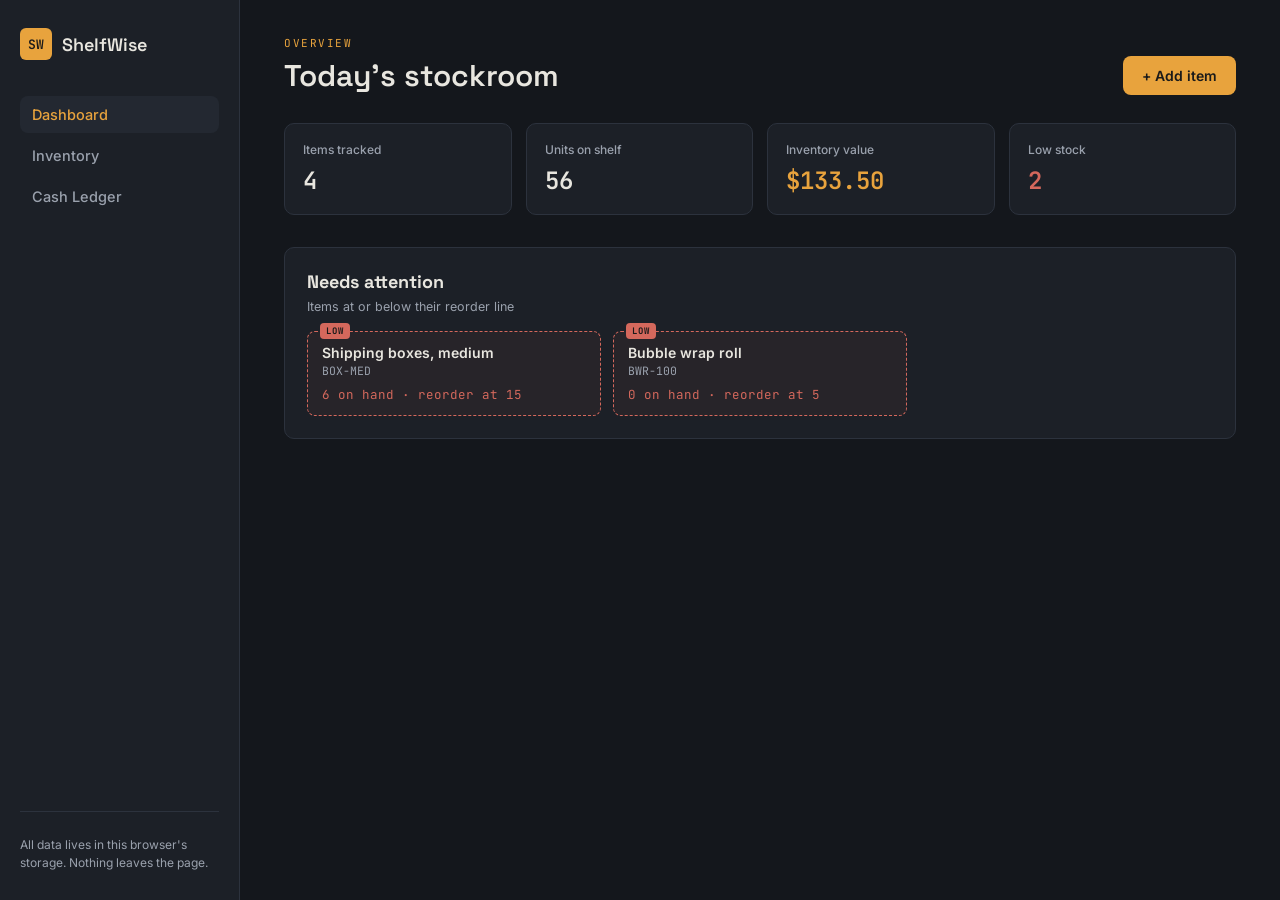
<file: index.html>
<!DOCTYPE html>
<html lang="en">
<head>
<meta charset="UTF-8">
<meta name="viewport" content="width=device-width, initial-scale=1.0">
<title>ShelfWise — Inventory & Cash Tracker</title>
<link rel="preconnect" href="https://fonts.googleapis.com">
<link href="https://fonts.googleapis.com/css2?family=Space+Grotesk:wght@400;500;600;700&family=Inter:wght@400;500;600&family=JetBrains+Mono:wght@400;500;600&display=swap" rel="stylesheet">
<link rel="stylesheet" href="assets/style.css">
</head>
<body>

<div class="app">

  <!-- Sidebar -->
  <aside class="sidebar">
    <div class="brand">
      <span class="brand-mark">SW</span>
      <span class="brand-name">ShelfWise</span>
    </div>
    <nav class="nav">
      <button class="nav-item is-active" data-view="dashboard">Dashboard</button>
      <button class="nav-item" data-view="inventory">Inventory</button>
      <button class="nav-item" data-view="ledger">Cash Ledger</button>
    </nav>
    <div class="sidebar-foot">
      <p>All data lives in this browser's storage. Nothing leaves the page.</p>
    </div>
  </aside>

  <!-- Main -->
  <main class="main">

    <!-- DASHBOARD -->
    <section class="view is-active" id="view-dashboard">
      <header class="view-head">
        <div>
          <p class="eyebrow">Overview</p>
          <h1>Today's stockroom</h1>
        </div>
        <button class="btn btn-primary" data-open-add>+ Add item</button>
      </header>

      <div class="stat-row">
        <div class="stat-card">
          <span class="stat-label">Items tracked</span>
          <span class="stat-value" id="stat-items">0</span>
        </div>
        <div class="stat-card">
          <span class="stat-label">Units on shelf</span>
          <span class="stat-value" id="stat-units">0</span>
        </div>
        <div class="stat-card stat-accent">
          <span class="stat-label">Inventory value</span>
          <span class="stat-value" id="stat-value">$0.00</span>
        </div>
        <div class="stat-card stat-danger">
          <span class="stat-label">Low stock</span>
          <span class="stat-value" id="stat-low">0</span>
        </div>
      </div>

      <div class="panel">
        <div class="panel-head">
          <h2>Needs attention</h2>
          <span class="panel-sub">Items at or below their reorder line</span>
        </div>
        <div id="low-stock-list" class="tag-grid"></div>
      </div>
    </section>

    <!-- INVENTORY -->
    <section class="view" id="view-inventory">
      <header class="view-head">
        <div>
          <p class="eyebrow">Stock</p>
          <h1>Inventory</h1>
        </div>
        <button class="btn btn-primary" data-open-add>+ Add item</button>
      </header>

      <div class="toolbar">
        <input type="text" id="search" placeholder="Search by name or SKU…">
        <select id="filter-status">
          <option value="all">All statuses</option>
          <option value="ok">In stock</option>
          <option value="low">Low stock</option>
          <option value="out">Out of stock</option>
        </select>
      </div>

      <div class="table-wrap">
        <table class="table">
          <thead>
            <tr>
              <th>Item</th>
              <th>SKU</th>
              <th>Qty</th>
              <th>Reorder at</th>
              <th>Unit cost</th>
              <th>Value</th>
              <th>Status</th>
              <th></th>
            </tr>
          </thead>
          <tbody id="inventory-body"></tbody>
        </table>
        <p class="empty-state" id="inventory-empty">No items yet. Add your first one to start tracking stock.</p>
      </div>
    </section>

    <!-- CASH LEDGER -->
    <section class="view" id="view-ledger">
      <header class="view-head">
        <div>
          <p class="eyebrow">Cash</p>
          <h1>Cash ledger</h1>
        </div>
        <button class="btn btn-primary" data-open-cash>+ Add entry</button>
      </header>

      <div class="stat-row">
        <div class="stat-card">
          <span class="stat-label">Cash in</span>
          <span class="stat-value" id="stat-in">$0.00</span>
        </div>
        <div class="stat-card">
          <span class="stat-label">Cash out</span>
          <span class="stat-value" id="stat-out">$0.00</span>
        </div>
        <div class="stat-card stat-accent">
          <span class="stat-label">Net balance</span>
          <span class="stat-value" id="stat-net">$0.00</span>
        </div>
      </div>

      <div class="table-wrap">
        <table class="table">
          <thead>
            <tr>
              <th>Date</th>
              <th>Description</th>
              <th>Type</th>
              <th>Amount</th>
              <th></th>
            </tr>
          </thead>
          <tbody id="ledger-body"></tbody>
        </table>
        <p class="empty-state" id="ledger-empty">No entries yet. Log your first cash movement.</p>
      </div>
    </section>

  </main>
</div>

<!-- Add item modal -->
<div class="modal-backdrop" id="modal-add">
  <form class="modal" id="form-add">
    <h2>Add inventory item</h2>
    <label>Item name
      <input type="text" id="f-name" required placeholder="e.g. Packing tape, 48mm">
    </label>
    <label>SKU
      <input type="text" id="f-sku" required placeholder="e.g. PKT-048">
    </label>
    <div class="field-row">
      <label>Quantity
        <input type="number" id="f-qty" min="0" required value="0">
      </label>
      <label>Reorder at
        <input type="number" id="f-reorder" min="0" required value="5">
      </label>
      <label>Unit cost ($)
        <input type="number" id="f-cost" min="0" step="0.01" required value="0">
      </label>
    </div>
    <div class="modal-actions">
      <button type="button" class="btn btn-ghost" data-close>Cancel</button>
      <button type="submit" class="btn btn-primary">Save item</button>
    </div>
  </form>
</div>

<!-- Cash entry modal -->
<div class="modal-backdrop" id="modal-cash">
  <form class="modal" id="form-cash">
    <h2>Add cash entry</h2>
    <label>Description
      <input type="text" id="c-desc" required placeholder="e.g. Stock purchase — supplier invoice">
    </label>
    <div class="field-row">
      <label>Type
        <select id="c-type">
          <option value="in">Cash in</option>
          <option value="out">Cash out</option>
        </select>
      </label>
      <label>Amount ($)
        <input type="number" id="c-amount" min="0" step="0.01" required value="0">
      </label>
    </div>
    <div class="modal-actions">
      <button type="button" class="btn btn-ghost" data-close>Cancel</button>
      <button type="submit" class="btn btn-primary">Save entry</button>
    </div>
  </form>
</div>

<script src="assets/script.js"></script>
</body>
</html>
</file>
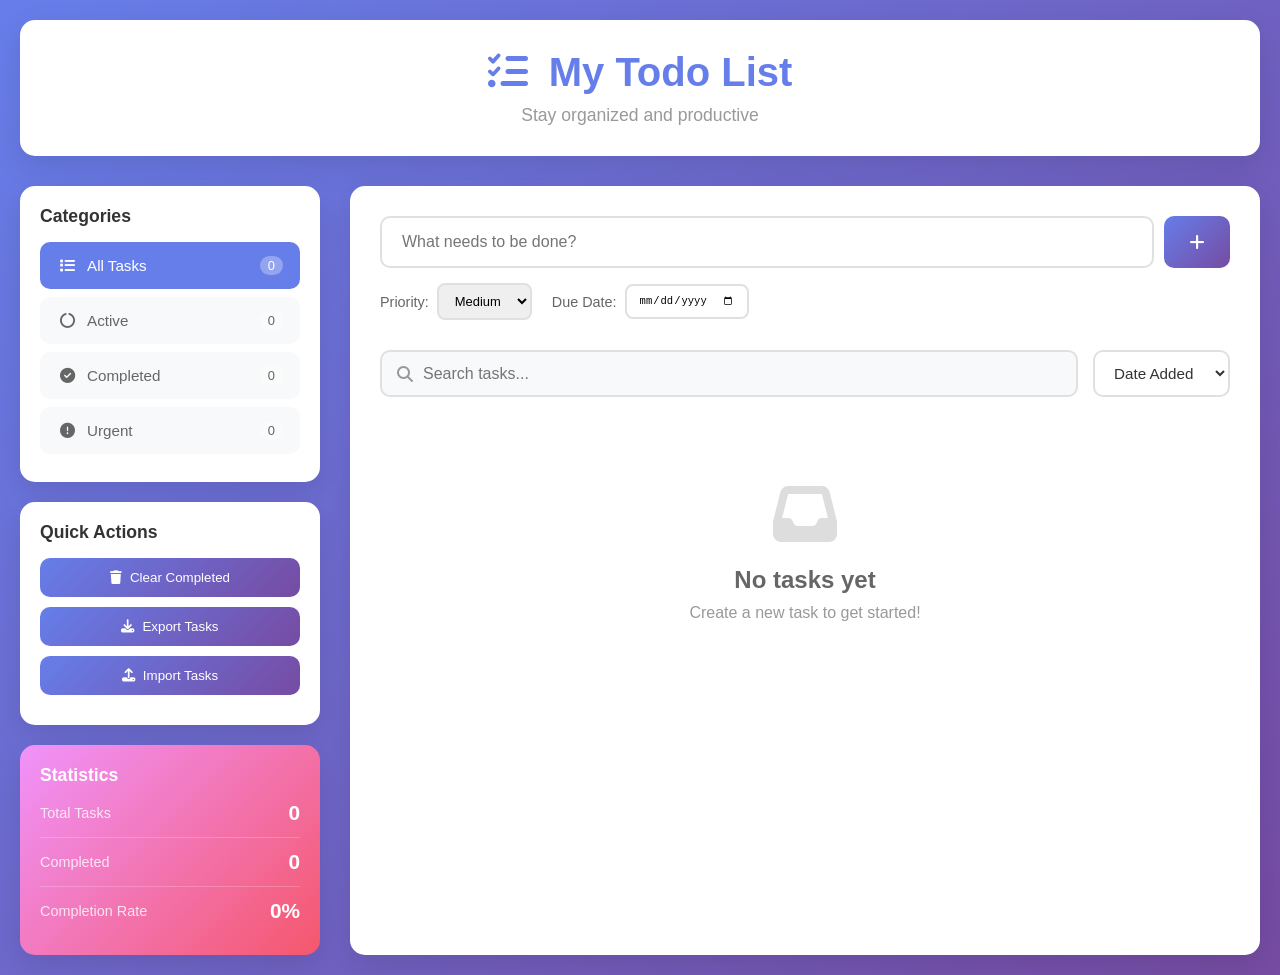
<file: todo-app/index.html>
<!DOCTYPE html>
<html lang="en">
<head>
    <meta charset="UTF-8">
    <meta name="viewport" content="width=device-width, initial-scale=1.0">
    <title>Todo List App - Manage Your Tasks</title>
    <link rel="stylesheet" href="https://cdnjs.cloudflare.com/ajax/libs/font-awesome/6.4.0/css/all.min.css">
    <link rel="stylesheet" href="style.css">
</head>
<body>
    <div class="container">
        <!-- Header -->
        <header class="header">
            <h1><i class="fas fa-tasks"></i> My Todo List</h1>
            <p class="subtitle">Stay organized and productive</p>
        </header>

        <!-- Main Content -->
        <main class="main-content">
            <!-- Sidebar -->
            <aside class="sidebar">
                <div class="sidebar-section">
                    <h3>Categories</h3>
                    <ul class="category-list">
                        <li>
                            <button class="category-btn active" data-category="all">
                                <i class="fas fa-list"></i> All Tasks
                                <span class="count" id="allCount">0</span>
                            </button>
                        </li>
                        <li>
                            <button class="category-btn" data-category="active">
                                <i class="fas fa-circle-notch"></i> Active
                                <span class="count" id="activeCount">0</span>
                            </button>
                        </li>
                        <li>
                            <button class="category-btn" data-category="completed">
                                <i class="fas fa-check-circle"></i> Completed
                                <span class="count" id="completedCount">0</span>
                            </button>
                        </li>
                        <li>
                            <button class="category-btn" data-category="urgent">
                                <i class="fas fa-exclamation-circle"></i> Urgent
                                <span class="count" id="urgentCount">0</span>
                            </button>
                        </li>
                    </ul>
                </div>

                <div class="sidebar-section">
                    <h3>Quick Actions</h3>
                    <button class="action-btn" id="clearCompletedBtn">
                        <i class="fas fa-trash"></i> Clear Completed
                    </button>
                    <button class="action-btn" id="exportBtn">
                        <i class="fas fa-download"></i> Export Tasks
                    </button>
                    <button class="action-btn" id="importBtn">
                        <i class="fas fa-upload"></i> Import Tasks
                    </button>
                    <input type="file" id="importFile" accept=".json" style="display: none;">
                </div>

                <div class="sidebar-section stats">
                    <h3>Statistics</h3>
                    <div class="stat-item">
                        <span class="stat-label">Total Tasks</span>
                        <span class="stat-value" id="totalTasks">0</span>
                    </div>
                    <div class="stat-item">
                        <span class="stat-label">Completed</span>
                        <span class="stat-value" id="completedTasks">0</span>
                    </div>
                    <div class="stat-item">
                        <span class="stat-label">Completion Rate</span>
                        <span class="stat-value" id="completionRate">0%</span>
                    </div>
                </div>
            </aside>

            <!-- Tasks Section -->
            <section class="tasks-section">
                <!-- Input Area -->
                <div class="input-area">
                    <div class="input-group">
                        <input 
                            type="text" 
                            id="todoInput" 
                            class="todo-input" 
                            placeholder="What needs to be done?"
                            autocomplete="off"
                        >
                        <button class="add-btn" id="addBtn">
                            <i class="fas fa-plus"></i>
                        </button>
                    </div>
                    <div class="input-options">
                        <label class="priority-label">
                            <span>Priority:</span>
                            <select id="prioritySelect" class="priority-select">
                                <option value="low">Low</option>
                                <option value="medium" selected>Medium</option>
                                <option value="high">High</option>
                            </select>
                        </label>
                        <label class="duedate-label">
                            <span>Due Date:</span>
                            <input type="date" id="dueDateInput" class="duedate-input">
                        </label>
                    </div>
                </div>

                <!-- Filter/Sort Area -->
                <div class="filter-area">
                    <div class="search-box">
                        <i class="fas fa-search"></i>
                        <input 
                            type="text" 
                            id="searchInput" 
                            class="search-input" 
                            placeholder="Search tasks..."
                            autocomplete="off"
                        >
                    </div>
                    <div class="sort-options">
                        <select id="sortSelect" class="sort-select">
                            <option value="date-added">Date Added</option>
                            <option value="priority">Priority</option>
                            <option value="due-date">Due Date</option>
                            <option value="alphabetical">Alphabetical</option>
                        </select>
                    </div>
                </div>

                <!-- Tasks List -->
                <div class="tasks-list" id="tasksList">
                    <!-- Tasks will be rendered here -->
                </div>

                <!-- Empty State -->
                <div class="empty-state" id="emptyState" style="display: none;">
                    <i class="fas fa-inbox"></i>
                    <h3>No tasks yet</h3>
                    <p>Create a new task to get started!</p>
                </div>
            </section>
        </main>
    </div>

    <!-- Toast Notification -->
    <div class="toast" id="toast"></div>

    <script src="storage.js"></script>
    <script src="app.js"></script>
</body>
</html>
</file>
<file: assets/style.css>
:root{
  --bg: #14171c;
  --surface: #1c2027;
  --surface-raised: #232831;
  --line: #2c323d;
  --text: #e8e6df;
  --text-dim: #9aa1ad;
  --amber: #e8a33d;
  --teal: #4a9c8b;
  --red: #d4685c;
  --mono: 'JetBrains Mono', monospace;
  --display: 'Space Grotesk', sans-serif;
  --body: 'Inter', sans-serif;
}

*{box-sizing:border-box;}
html,body{margin:0;padding:0;}
body{
  background:var(--bg);
  color:var(--text);
  font-family:var(--body);
  -webkit-font-smoothing:antialiased;
}

button, input, select{font-family:inherit;}

.app{
  display:grid;
  grid-template-columns:240px 1fr;
  min-height:100vh;
}

/* SIDEBAR */
.sidebar{
  background:var(--surface);
  border-right:1px solid var(--line);
  padding:28px 20px;
  display:flex;
  flex-direction:column;
}
.brand{
  display:flex;
  align-items:center;
  gap:10px;
  margin-bottom:36px;
}
.brand-mark{
  font-family:var(--mono);
  font-weight:600;
  font-size:13px;
  background:var(--amber);
  color:#1a1a1a;
  width:32px;height:32px;
  display:flex;align-items:center;justify-content:center;
  border-radius:6px;
  letter-spacing:0.5px;
}
.brand-name{
  font-family:var(--display);
  font-weight:600;
  font-size:18px;
}
.nav{display:flex;flex-direction:column;gap:4px;}
.nav-item{
  text-align:left;
  background:none;
  border:none;
  color:var(--text-dim);
  font-size:14.5px;
  font-weight:500;
  padding:10px 12px;
  border-radius:8px;
  cursor:pointer;
  transition:background .15s, color .15s;
}
.nav-item:hover{background:var(--surface-raised);color:var(--text);}
.nav-item.is-active{background:var(--surface-raised);color:var(--amber);}
.sidebar-foot{
  margin-top:auto;
  padding-top:24px;
  border-top:1px solid var(--line);
}
.sidebar-foot p{
  font-size:12px;
  color:var(--text-dim);
  line-height:1.5;
  margin:0;
}

/* MAIN */
.main{padding:36px 44px;max-width:1100px;}
.view{display:none;}
.view.is-active{display:block;}

.view-head{
  display:flex;
  justify-content:space-between;
  align-items:flex-end;
  margin-bottom:28px;
}
.eyebrow{
  font-family:var(--mono);
  text-transform:uppercase;
  letter-spacing:1.5px;
  font-size:11px;
  color:var(--amber);
  margin:0 0 6px;
}
.view-head h1{
  font-family:var(--display);
  font-size:30px;
  font-weight:600;
  margin:0;
}

/* BUTTONS */
.btn{
  font-size:14px;
  font-weight:600;
  padding:10px 18px;
  border-radius:8px;
  border:1px solid transparent;
  cursor:pointer;
  transition:transform .1s, opacity .15s;
}
.btn:active{transform:scale(0.97);}
.btn-primary{
  background:var(--amber);
  color:#1a1a1a;
}
.btn-primary:hover{opacity:0.9;}
.btn-ghost{
  background:none;
  border:1px solid var(--line);
  color:var(--text);
}
.btn-ghost:hover{background:var(--surface-raised);}
.btn-icon{
  background:none;
  border:none;
  color:var(--text-dim);
  cursor:pointer;
  font-size:13px;
  padding:4px 8px;
}
.btn-icon:hover{color:var(--red);}

/* STATS */
.stat-row{
  display:grid;
  grid-template-columns:repeat(4,1fr);
  gap:14px;
  margin-bottom:32px;
}
.stat-card{
  background:var(--surface);
  border:1px solid var(--line);
  border-radius:10px;
  padding:18px 18px;
  display:flex;
  flex-direction:column;
  gap:8px;
}
.stat-label{
  font-size:12px;
  color:var(--text-dim);
  font-weight:500;
}
.stat-value{
  font-family:var(--mono);
  font-size:24px;
  font-weight:600;
}
.stat-accent .stat-value{color:var(--amber);}
.stat-danger .stat-value{color:var(--red);}

/* PANEL */
.panel{
  background:var(--surface);
  border:1px solid var(--line);
  border-radius:10px;
  padding:22px;
}
.panel-head h2{
  font-family:var(--display);
  font-size:18px;
  margin:0 0 2px;
}
.panel-sub{font-size:12.5px;color:var(--text-dim);}

/* SHELF TAGS (signature element) */
.tag-grid{
  display:grid;
  grid-template-columns:repeat(auto-fill,minmax(220px,1fr));
  gap:12px;
  margin-top:16px;
}
.shelf-tag{
  border:1px dashed var(--red);
  border-radius:8px;
  padding:12px 14px;
  background:rgba(212,104,92,0.06);
  position:relative;
}
.shelf-tag::before{
  content:"LOW";
  position:absolute;
  top:-9px;left:12px;
  background:var(--red);
  color:#1a1a1a;
  font-family:var(--mono);
  font-size:9px;
  font-weight:700;
  letter-spacing:1px;
  padding:2px 6px;
  border-radius:4px;
}
.shelf-tag .tag-name{font-weight:600;font-size:14px;margin-bottom:2px;}
.shelf-tag .tag-sku{font-family:var(--mono);font-size:11.5px;color:var(--text-dim);}
.shelf-tag .tag-qty{font-family:var(--mono);font-size:12.5px;margin-top:8px;color:var(--red);}
.empty-tag{color:var(--text-dim);font-size:13.5px;padding:8px 2px;}

/* TOOLBAR */
.toolbar{
  display:flex;
  gap:10px;
  margin-bottom:16px;
}
.toolbar input, .toolbar select{
  background:var(--surface);
  border:1px solid var(--line);
  color:var(--text);
  padding:10px 14px;
  border-radius:8px;
  font-size:13.5px;
}
.toolbar input{flex:1;}
.toolbar input:focus, .toolbar select:focus, input:focus, select:focus{
  outline:2px solid var(--amber);
  outline-offset:1px;
}

/* TABLE */
.table-wrap{
  background:var(--surface);
  border:1px solid var(--line);
  border-radius:10px;
  overflow:hidden;
}
.table{width:100%;border-collapse:collapse;}
.table th{
  text-align:left;
  font-size:11px;
  text-transform:uppercase;
  letter-spacing:0.8px;
  color:var(--text-dim);
  font-weight:600;
  padding:14px 16px;
  border-bottom:1px solid var(--line);
}
.table td{
  padding:14px 16px;
  font-size:14px;
  border-bottom:1px solid var(--line);
}
.table tr:last-child td{border-bottom:none;}
.table td.mono, .table .mono{font-family:var(--mono);font-size:13px;}

.status-pill{
  font-family:var(--mono);
  font-size:11px;
  font-weight:600;
  padding:3px 9px;
  border-radius:20px;
  display:inline-block;
  letter-spacing:0.3px;
}
.status-ok{background:rgba(74,156,139,0.15);color:var(--teal);}
.status-low{background:rgba(232,163,61,0.15);color:var(--amber);}
.status-out{background:rgba(212,104,92,0.15);color:var(--red);}

.empty-state{
  text-align:center;
  color:var(--text-dim);
  font-size:13.5px;
  padding:32px;
  display:none;
}

/* MODAL */
.modal-backdrop{
  display:none;
  position:fixed;
  inset:0;
  background:rgba(10,12,15,0.6);
  align-items:center;
  justify-content:center;
  z-index:50;
}
.modal-backdrop.is-open{display:flex;}
.modal{
  background:var(--surface-raised);
  border:1px solid var(--line);
  border-radius:12px;
  padding:26px;
  width:380px;
  max-width:90vw;
  display:flex;
  flex-direction:column;
  gap:14px;
}
.modal h2{
  font-family:var(--display);
  font-size:18px;
  margin:0 0 4px;
}
.modal label{
  display:flex;
  flex-direction:column;
  gap:6px;
  font-size:12.5px;
  color:var(--text-dim);
  font-weight:500;
}
.modal input, .modal select{
  background:var(--bg);
  border:1px solid var(--line);
  color:var(--text);
  padding:10px 12px;
  border-radius:7px;
  font-size:14px;
}
.field-row{display:grid;grid-template-columns:1fr 1fr 1fr;gap:10px;}
.modal-actions{
  display:flex;
  justify-content:flex-end;
  gap:10px;
  margin-top:6px;
}

/* RESPONSIVE */
@media (max-width: 820px){
  .app{grid-template-columns:1fr;}
  .sidebar{
    flex-direction:row;
    align-items:center;
    padding:16px 20px;
    position:sticky;top:0;z-index:10;
  }
  .sidebar-foot{display:none;}
  .nav{flex-direction:row;}
  .main{padding:24px 20px;}
  .stat-row{grid-template-columns:repeat(2,1fr);}
  .field-row{grid-template-columns:1fr;}
}

@media (prefers-reduced-motion: reduce){
  *{transition:none !important;}
}
</file>
<file: todo-app/style.css>
/* CSS Styles for Todo List App */

* {
    margin: 0;
    padding: 0;
    box-sizing: border-box;
}

body {
    font-family: 'Segoe UI', Tahoma, Geneva, Verdana, sans-serif;
    background: linear-gradient(135deg, #667eea 0%, #764ba2 100%);
    min-height: 100vh;
    color: #333;
}

.container {
    max-width: 1400px;
    margin: 0 auto;
    padding: 20px;
}

/* Header */
.header {
    background: white;
    border-radius: 15px;
    padding: 30px;
    margin-bottom: 30px;
    box-shadow: 0 10px 30px rgba(0, 0, 0, 0.1);
    text-align: center;
    animation: slideDown 0.6s ease;
}

.header h1 {
    font-size: 2.5em;
    color: #667eea;
    margin-bottom: 10px;
}

.header i {
    margin-right: 10px;
}

.subtitle {
    color: #999;
    font-size: 1.1em;
}

/* Main Content */
.main-content {
    display: grid;
    grid-template-columns: 300px 1fr;
    gap: 30px;
    animation: slideUp 0.6s ease 0.2s both;
}

/* Sidebar */
.sidebar {
    display: flex;
    flex-direction: column;
    gap: 20px;
}

.sidebar-section {
    background: white;
    border-radius: 15px;
    padding: 20px;
    box-shadow: 0 10px 30px rgba(0, 0, 0, 0.1);
}

.sidebar-section h3 {
    color: #333;
    margin-bottom: 15px;
    font-size: 1.1em;
    display: flex;
    align-items: center;
    gap: 10px;
}

.category-list {
    list-style: none;
}

.category-btn {
    display: flex;
    align-items: center;
    gap: 10px;
    width: 100%;
    padding: 12px 15px;
    margin-bottom: 8px;
    border: 2px solid transparent;
    background: #f8f9fa;
    border-radius: 10px;
    cursor: pointer;
    transition: all 0.3s ease;
    color: #666;
    font-size: 0.95em;
    font-weight: 500;
}

.category-btn:hover {
    background: #e8eaf6;
    color: #667eea;
}

.category-btn.active {
    background: #667eea;
    color: white;
    border-color: #667eea;
}

.category-btn i {
    width: 20px;
    text-align: center;
}

.category-btn .count {
    margin-left: auto;
    background: rgba(255, 255, 255, 0.3);
    padding: 2px 8px;
    border-radius: 20px;
    font-size: 0.85em;
}

.action-btn {
    display: flex;
    align-items: center;
    justify-content: center;
    gap: 8px;
    width: 100%;
    padding: 12px 15px;
    margin-bottom: 10px;
    border: none;
    background: linear-gradient(135deg, #667eea 0%, #764ba2 100%);
    color: white;
    border-radius: 10px;
    cursor: pointer;
    transition: all 0.3s ease;
    font-weight: 500;
}

.action-btn:hover {
    transform: translateY(-2px);
    box-shadow: 0 8px 16px rgba(102, 126, 234, 0.4);
}

.stats {
    background: linear-gradient(135deg, #f093fb 0%, #f5576c 100%);
}

.stats h3 {
    color: white;
}

.stat-item {
    display: flex;
    justify-content: space-between;
    align-items: center;
    margin-bottom: 12px;
    padding-bottom: 12px;
    border-bottom: 1px solid rgba(255, 255, 255, 0.2);
}

.stat-item:last-child {
    border-bottom: none;
    margin-bottom: 0;
}

.stat-label {
    color: rgba(255, 255, 255, 0.8);
    font-size: 0.9em;
}

.stat-value {
    color: white;
    font-weight: bold;
    font-size: 1.3em;
}

/* Tasks Section */
.tasks-section {
    background: white;
    border-radius: 15px;
    padding: 30px;
    box-shadow: 0 10px 30px rgba(0, 0, 0, 0.1);
}

/* Input Area */
.input-area {
    margin-bottom: 30px;
}

.input-group {
    display: flex;
    gap: 10px;
    margin-bottom: 15px;
}

.todo-input {
    flex: 1;
    padding: 15px 20px;
    border: 2px solid #e0e0e0;
    border-radius: 10px;
    font-size: 1em;
    transition: all 0.3s ease;
}

.todo-input:focus {
    outline: none;
    border-color: #667eea;
    box-shadow: 0 0 0 3px rgba(102, 126, 234, 0.1);
}

.add-btn {
    padding: 15px 25px;
    background: linear-gradient(135deg, #667eea 0%, #764ba2 100%);
    color: white;
    border: none;
    border-radius: 10px;
    cursor: pointer;
    font-size: 1.1em;
    transition: all 0.3s ease;
    font-weight: 600;
    min-width: 50px;
}

.add-btn:hover {
    transform: translateY(-2px);
    box-shadow: 0 8px 16px rgba(102, 126, 234, 0.4);
}

.add-btn:active {
    transform: translateY(0);
}

.input-options {
    display: flex;
    gap: 20px;
    flex-wrap: wrap;
}

.priority-label,
.duedate-label {
    display: flex;
    align-items: center;
    gap: 8px;
    font-size: 0.9em;
    color: #666;
}

.priority-select,
.duedate-input {
    padding: 8px 12px;
    border: 2px solid #e0e0e0;
    border-radius: 8px;
    font-size: 0.9em;
    cursor: pointer;
    transition: all 0.3s ease;
}

.priority-select:focus,
.duedate-input:focus {
    outline: none;
    border-color: #667eea;
}

/* Filter/Sort Area */
.filter-area {
    display: flex;
    gap: 15px;
    margin-bottom: 25px;
    flex-wrap: wrap;
}

.search-box {
    flex: 1;
    min-width: 250px;
    display: flex;
    align-items: center;
    gap: 10px;
    padding: 12px 15px;
    background: #f8f9fa;
    border-radius: 10px;
    border: 2px solid #e0e0e0;
    transition: all 0.3s ease;
}

.search-box:focus-within {
    border-color: #667eea;
    background: white;
}

.search-box i {
    color: #999;
}

.search-input {
    flex: 1;
    border: none;
    background: none;
    font-size: 1em;
    color: #333;
}

.search-input:focus {
    outline: none;
}

.sort-select {
    padding: 12px 15px;
    border: 2px solid #e0e0e0;
    border-radius: 10px;
    background: white;
    color: #333;
    cursor: pointer;
    transition: all 0.3s ease;
    font-size: 0.95em;
}

.sort-select:focus {
    outline: none;
    border-color: #667eea;
}

/* Tasks List */
.tasks-list {
    display: flex;
    flex-direction: column;
    gap: 15px;
}

.task-item {
    display: flex;
    align-items: center;
    gap: 15px;
    padding: 20px;
    background: #f8f9fa;
    border-radius: 10px;
    transition: all 0.3s ease;
    border: 2px solid transparent;
    animation: slideIn 0.3s ease;
}

.task-item:hover {
    background: white;
    box-shadow: 0 5px 15px rgba(0, 0, 0, 0.1);
    border-color: #667eea;
}

.task-item.completed {
    opacity: 0.7;
}

.task-item.completed .task-content {
    text-decoration: line-through;
    color: #999;
}

.task-checkbox {
    width: 24px;
    height: 24px;
    cursor: pointer;
    accent-color: #667eea;
    flex-shrink: 0;
}

.task-content {
    flex: 1;
    display: flex;
    flex-direction: column;
    gap: 5px;
}

.task-text {
    font-size: 1em;
    color: #333;
    font-weight: 500;
}

.task-meta {
    display: flex;
    gap: 15px;
    flex-wrap: wrap;
    font-size: 0.85em;
}

.task-priority {
    display: inline-flex;
    align-items: center;
    gap: 5px;
    padding: 3px 8px;
    border-radius: 20px;
    font-weight: 600;
}

.task-priority.low {
    background: #e3f2fd;
    color: #1976d2;
}

.task-priority.medium {
    background: #fff3e0;
    color: #f57c00;
}

.task-priority.high {
    background: #ffebee;
    color: #d32f2f;
}

.task-duedate {
    display: flex;
    align-items: center;
    gap: 5px;
    color: #666;
}

.task-duedate.overdue {
    color: #d32f2f;
    font-weight: 600;
}

.task-duedate.today {
    color: #f57c00;
    font-weight: 600;
}

.task-duedate.upcoming {
    color: #1976d2;
}

.task-actions {
    display: flex;
    gap: 10px;
}

.task-btn {
    width: 36px;
    height: 36px;
    border: none;
    border-radius: 8px;
    background: #e0e0e0;
    color: #333;
    cursor: pointer;
    display: flex;
    align-items: center;
    justify-content: center;
    transition: all 0.3s ease;
    font-size: 0.9em;
}

.task-btn:hover {
    background: #bdbdbd;
    transform: scale(1.1);
}

.task-btn.delete:hover {
    background: #d32f2f;
    color: white;
}

.task-btn.edit:hover {
    background: #667eea;
    color: white;
}

/* Empty State */
.empty-state {
    text-align: center;
    padding: 60px 30px;
    color: #999;
}

.empty-state i {
    font-size: 4em;
    margin-bottom: 20px;
    color: #ddd;
}

.empty-state h3 {
    font-size: 1.5em;
    margin-bottom: 10px;
    color: #666;
}

/* Toast Notification */
.toast {
    position: fixed;
    bottom: 30px;
    right: 30px;
    background: #323232;
    color: white;
    padding: 16px 24px;
    border-radius: 8px;
    box-shadow: 0 4px 12px rgba(0, 0, 0, 0.3);
    font-size: 0.95em;
    z-index: 1000;
    animation: slideInRight 0.3s ease;
    opacity: 0;
    pointer-events: none;
}

.toast.show {
    opacity: 1;
    pointer-events: auto;
}

.toast.success {
    background: #4caf50;
}

.toast.error {
    background: #f44336;
}

.toast.warning {
    background: #ff9800;
}

/* Animations */
@keyframes slideDown {
    from {
        opacity: 0;
        transform: translateY(-30px);
    }
    to {
        opacity: 1;
        transform: translateY(0);
    }
}

@keyframes slideUp {
    from {
        opacity: 0;
        transform: translateY(30px);
    }
    to {
        opacity: 1;
        transform: translateY(0);
    }
}

@keyframes slideIn {
    from {
        opacity: 0;
        transform: translateX(-20px);
    }
    to {
        opacity: 1;
        transform: translateX(0);
    }
}

@keyframes slideInRight {
    from {
        opacity: 0;
        transform: translateX(100px);
    }
    to {
        opacity: 1;
        transform: translateX(0);
    }
}

/* Responsive Design */
@media (max-width: 1024px) {
    .main-content {
        grid-template-columns: 250px 1fr;
        gap: 20px;
    }
}

@media (max-width: 768px) {
    .container {
        padding: 15px;
    }

    .header h1 {
        font-size: 2em;
    }

    .main-content {
        grid-template-columns: 1fr;
        gap: 20px;
    }

    .sidebar {
        display: grid;
        grid-template-columns: repeat(2, 1fr);
        gap: 15px;
    }

    .sidebar-section {
        padding: 15px;
    }

    .tasks-section {
        padding: 20px;
    }

    .input-group {
        gap: 8px;
    }

    .input-options {
        gap: 10px;
    }

    .task-item {
        padding: 15px;
        gap: 10px;
    }

    .task-actions {
        gap: 5px;
    }

    .task-btn {
        width: 32px;
        height: 32px;
    }
}

@media (max-width: 480px) {
    .container {
        padding: 10px;
    }

    .header {
        padding: 20px;
        margin-bottom: 20px;
    }

    .header h1 {
        font-size: 1.5em;
    }

    .main-content {
        gap: 15px;
    }

    .sidebar {
        grid-template-columns: 1fr;
    }

    .tasks-section {
        padding: 15px;
    }

    .input-group {
        flex-direction: column;
    }

    .add-btn {
        width: 100%;
    }

    .input-options {
        flex-direction: column;
    }

    .priority-label,
    .duedate-label {
        flex-direction: column;
        align-items: flex-start;
    }

    .priority-select,
    .duedate-input {
        width: 100%;
    }

    .filter-area {
        gap: 10px;
        flex-direction: column;
    }

    .search-box {
        min-width: 100%;
    }

    .sort-select {
        width: 100%;
    }

    .task-item {
        flex-direction: column;
        align-items: flex-start;
    }

    .task-meta {
        width: 100%;
    }

    .task-actions {
        width: 100%;
        justify-content: flex-start;
    }

    .toast {
        bottom: 15px;
        right: 15px;
        left: 15px;
    }
}
</file>
